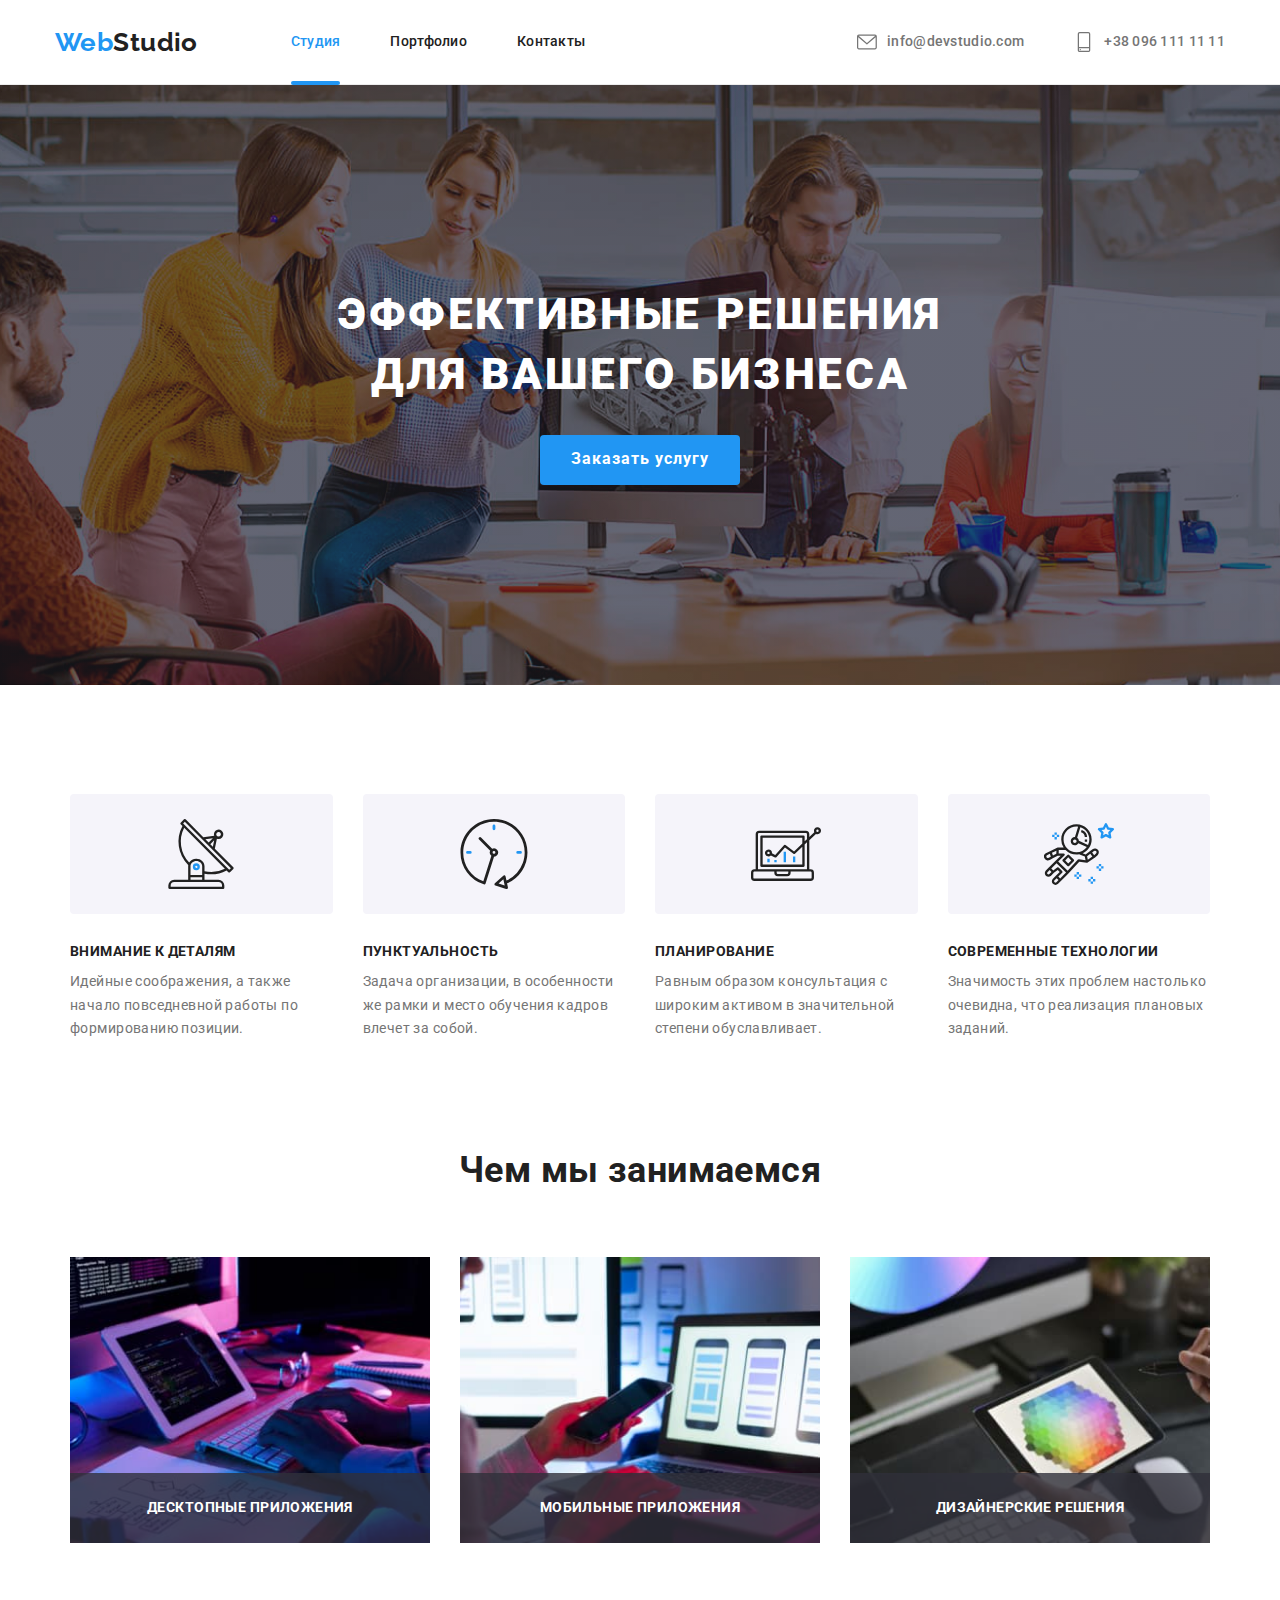
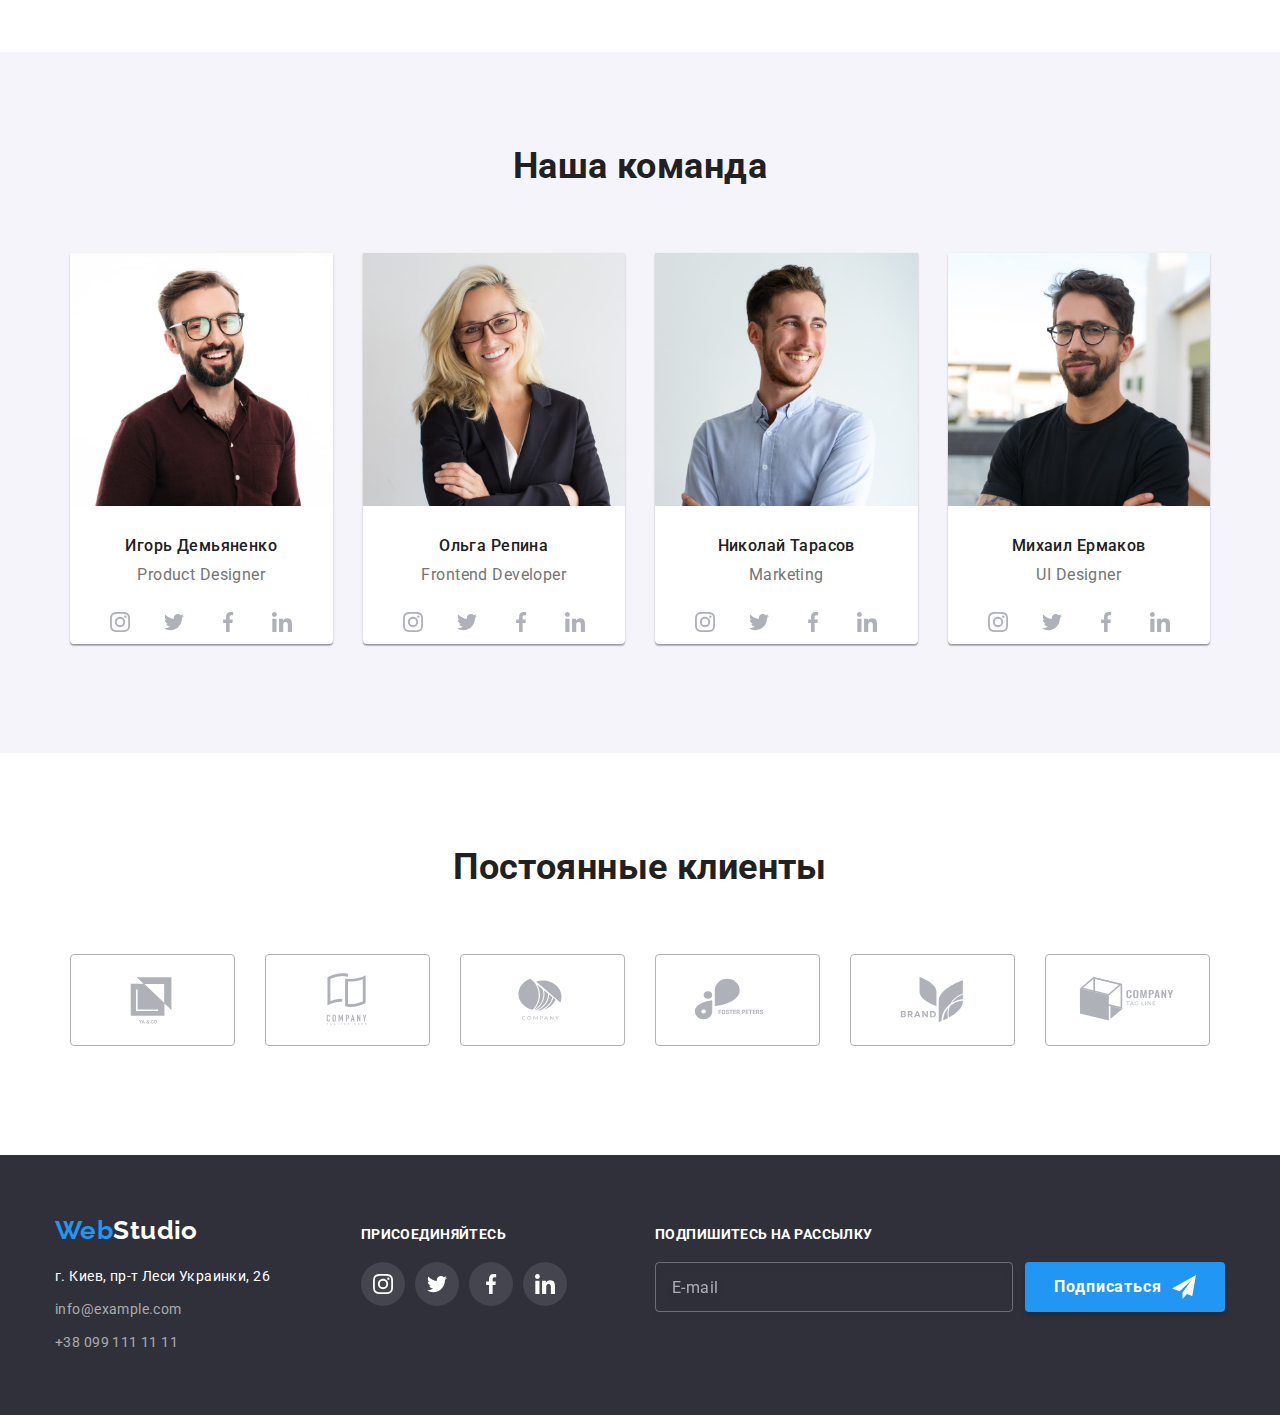
<file: index.html>
<!DOCTYPE html>
<html lang="ru">

<head>
  <meta charset="UTF-8" />
  <meta http-equiv="X-UA-Compatible" content="IE=edge" />
  <meta name="viewport" content="width=device-width, initial-scale=1.0" />
  <title>Document</title>
  <link rel="preconnect" href="https://fonts.googleapis.com" />
  <link rel="preconnect" href="https://fonts.gstatic.com" crossorigin />
  <link href="https://fonts.googleapis.com/css2?family=Raleway:wght@700&family=Roboto:wght@400;500;700;900&display=swap"
    rel="stylesheet" />
  <link rel="stylesheet"
    href="https://cdnjs.cloudflare.com/ajax/libs/modern-normalize/1.1.0/modern-normalize.min.css" />
  <link rel="stylesheet" href="https://cdnjs.cloudflare.com/ajax/libs/animate.css/4.1.1/animate.min.css" />

  <link rel="stylesheet" href="./css/main.min.css" />
  <link rel="stylesheet" href="./css/styles.css" />

</head>

<body class="page" data-body>
  <header class="page-header">
    <div class="container header-container">
      <nav class="header-nav">
        <a class="logo link" href="#" lang="en">Web<span class="header-accent">Studio</span></a>
        <ul class="header-list list">
          <li class="header-item">
            <a class="header-link current-link link" href="./index.html">Студия</a>
          </li>

          <li class="header-item">
            <a class="header-link link" href="./portfolio.html">Портфолио</a>
          </li>

          <li class="header-item">
            <a class="header-link link" href="">Контакты</a>
          </li>
        </ul>
      </nav>

      <div class="header-contact">
        <ul class="header-list list">
          <li class="header-item">
            <a class="contact link" href="mailto:info@devstudio.com">
              <svg class="contact-icon icon" width="20" height="20">
                <use href="./images/icons.svg#icon-envelope"></use>
              </svg>
              info@devstudio.com
            </a>
          </li>

          <li class="header-item">
            <a class="contact link" href="tel:+380961111111">
              <svg class="contact-icon icon" width="20" height="20">
                <use href="./images/icons.svg#icon-smartphone"></use>
              </svg>+38 096 111 11 11
            </a>
          </li>
        </ul>
      </div>
    </div>
  </header>

  <main class="main">
    <section class="order">
      <div class="container order-container">
        <h1 class="order-title">Эффективные решения для вашего бизнеса</h1>

        <button class="btn-order" type="button" data-modal-open>Заказать услугу</button>
      </div>
    </section>

    <section class="advantage section">
      <div class="container advantage-container">
        <h2 hidden>Сильные стороны</h2>

        <ul class="advantage-list list card-set">
          <li class="advantage-item card-set__item">
            <div class="advantage-icon-block">
              <svg class="advantage-icon" width="70" height="120">
                <use href="./images/icons.svg#icon-antenna"></use>
              </svg>
            </div>
            <h3 class="advantage-title">Внимание к деталям</h3>
            <p class="advantage-text">
              Идейные соображения, а также начало повседневной работы по формированию позиции.
            </p>
          </li>

          <li class="advantage-item card-set__item">
            <div class="advantage-icon-block">
              <svg class="advantage-icon" width="70" height="120">
                <use href="./images/icons.svg#icon-clock"></use>
              </svg>
            </div>
            <h3 class="advantage-title">Пунктуальность</h3>
            <p class="advantage-text">
              Задача организации, в особенности же рамки и место обучения кадров влечет за собой.
            </p>
          </li>

          <li class="advantage-item card-set__item">
            <div class="advantage-icon-block">
              <svg class="advantage-icon" width="70" height="120">
                <use href="./images/icons.svg#icon-diagram"></use>
              </svg>
            </div>
            <h3 class="advantage-title">Планирование</h3>
            <p class="advantage-text">
              Равным образом консультация с широким активом в значительной степени обуславливает.
            </p>
          </li>

          <li class="advantage-item card-set__item">
            <div class="advantage-icon-block">
              <svg class="advantage-icon" width="70" height="120">
                <use href="./images/icons.svg#icon-astronaut"></use>
              </svg>
            </div>
            <h3 class="advantage-title">Современные технологии</h3>
            <p class="advantage-text">
              Значимость этих проблем настолько очевидна, что реализация плановых заданий.
            </p>
          </li>
        </ul>
      </div>
    </section>

    <section class="about section">
      <div class="container">
        <h2 class="about__title title">Чем мы занимаемся</h2>

        <ul class="about__list list card-set">
          <li class="about__item card-set__item">
            <img class="about__img" src="./images/clav.jpg" alt="человек работает за клавиатурой компьютера"
              width="370" />
            <p class="about__descr">Десктопные приложения</p>
          </li>

          <li class="about__item card-set__item">
            <img class="about__img" src="./images/smartfon.jpg"
              alt="человек соединяет настройки смартфона с персональным компьютером" width="370" />
            <p class="about__descr">Мобильные приложения</p>
          </li>

          <li class="about__item card-set__item">
            <img class="about__img" src="./images/tablet.jpg" alt="человек работает на таблете" width="370" />
            <p class="about__descr">Дизайнерские решения</p>
          </li>
        </ul>
      </div>
    </section>

    <section class="team section">
      <div class="container">
        <h2 class="team__title title">Наша команда</h2>

        <ul class="team__list list card-set">
          <li class="team__item card-set__item">
            <img class="team__img" src="./images/ylibvo4kax.jpg" alt="парень улыбается в очках" width="270" />
            <h3 class="team__subtitle subtitle">Игорь Демьяненко</h3>
            <p class="team__position">Product Designer</p>

            <ul class="socials card-set__socials list">

              <li class="socials__item">
                <a class="socials-link socials-link--dark link" href="" target="_blank" rel="noopener noreferrer"
                  aria-label="instagram">
                  <svg class="socials__icon icon" width="20" height="20">
                    <use href="./images/icons.svg#icon-instagram"></use>
                  </svg>
                </a>
              </li>

              <li class="socials__item">
                <a class="socials-link socials-link--dark link" href="" target="_blank" rel="noopener noreferrer"
                  aria-label="twitter">
                  <svg class="socials__icon icon" width="20" height="20">
                    <use href="./images/icons.svg#icon-twitter"></use>
                  </svg>
                </a>
              </li>

              <li class="socials__item">
                <a class="socials-link socials-link--dark link" href="" target="_blank" rel="noopener noreferrer"
                  aria-label="facebook">
                  <svg class="socials__icon icon" width="20" height="20">
                    <use href="./images/icons.svg#icon-facebook"></use>
                  </svg>
                </a>
              </li>

              <li class="socials__item">
                <a class="socials-link socials-link--dark link" href="" target="_blank" rel="noopener noreferrer"
                  aria-label="linkedin">
                  <svg class="socials__icon icon" width="20" height="20">
                    <use href="./images/icons.svg#icon-linkedin"></use>
                  </svg>
                </a>
              </li>
            </ul>
          </li>

          <li class="team__item card-set__item">
            <img class="team__img" src="./images/devblondvo4kax.jpg" alt="девушка улыбается в очках" width="270" />
            <h3 class="team__subtitle subtitle">Ольга Репина</h3>
            <p class="team__position">Frontend Developer</p>

            <ul class="socials card-set__socials list">

              <li class="socials__item">
                <a class="socials-link socials-link--dark link" href="" target="_blank" rel="noopener noreferrer"
                  aria-label="instagram">
                  <svg class="socials__icon icon" width="20" height="20">
                    <use href="./images/icons.svg#icon-instagram"></use>
                  </svg>
                </a>
              </li>

              <li class="socials__item">
                <a class="socials-link socials-link--dark link" href="" target="_blank" rel="noopener noreferrer"
                  aria-label="twitter">
                  <svg class="socials__icon icon" width="20" height="20">
                    <use href="./images/icons.svg#icon-twitter"></use>
                  </svg>
                </a>
              </li>

              <li class="socials__item">
                <a class="socials-link socials-link--dark link" href="" target="_blank" rel="noopener noreferrer"
                  aria-label="facebook">
                  <svg class="socials__icon icon" width="20" height="20">
                    <use href="./images/icons.svg#icon-facebook"></use>
                  </svg>
                </a>
              </li>

              <li class="socials__item">
                <a class="socials-link socials-link--dark link" href="" target="_blank" rel="noopener noreferrer"
                  aria-label="linkedin">
                  <svg class="socials__icon icon" width="20" height="20">
                    <use href="./images/icons.svg#icon-linkedin"></use>
                  </svg>
                </a>
              </li>
            </ul>
          </li>

          <li class="team__item card-set__item">
            <img class="team__img" src="./images/ylib.jpg" alt="парень улыбается со сложенными руками на грудях"
              width="270" />
            <h3 class="team__subtitle subtitle">Николай Тарасов</h3>
            <p class="team__position">Marketing</p>

            <ul class="socials card-set__socials list">

              <li class="socials__item">
                <a class="socials-link socials-link--dark link" href="" target="_blank" rel="noopener noreferrer"
                  aria-label="instagram">
                  <svg class="socials__icon icon" width="20" height="20">
                    <use href="./images/icons.svg#icon-instagram"></use>
                  </svg>
                </a>
              </li>

              <li class="socials__item">
                <a class="socials-link socials-link--dark link" href="" target="_blank" rel="noopener noreferrer"
                  aria-label="twitter">
                  <svg class="socials__icon icon" width="20" height="20">
                    <use href="./images/icons.svg#icon-twitter"></use>
                  </svg>
                </a>
              </li>

              <li class="socials__item">
                <a class="socials-link socials-link--dark link" href="" target="_blank" rel="noopener noreferrer"
                  aria-label="facebook">
                  <svg class="socials__icon icon" width="20" height="20">
                    <use href="./images/icons.svg#icon-facebook"></use>
                  </svg>
                </a>
              </li>

              <li class="socials__item">
                <a class="socials-link socials-link--dark link" href="" target="_blank" rel="noopener noreferrer"
                  aria-label="linkedin">
                  <svg class="socials__icon icon" width="20" height="20">
                    <use href="./images/icons.svg#icon-linkedin"></use>
                  </svg>
                </a>
              </li>
            </ul>
          </li>

          <li class="team__item card-set__item">
            <img class="team__img" src="./images/parvo4kax.jpg" alt="парень в очках" width="270" />
            <h3 class="team__subtitle subtitle">Михаил Ермаков</h3>
            <p class="team__position">UI Designer</p>

            <ul class="socials card-set__socials list">

              <li class="socials__item">
                <a class="socials-link socials-link--dark link" href="" target="_blank" rel="noopener noreferrer"
                  aria-label="instagram">
                  <svg class="socials__icon icon" width="20" height="20">
                    <use href="./images/icons.svg#icon-instagram"></use>
                  </svg>
                </a>
              </li>

              <li class="socials__item">
                <a class="socials-link socials-link--dark link" href="" target="_blank" rel="noopener noreferrer"
                  aria-label="twitter">
                  <svg class="socials__icon icon" width="20" height="20">
                    <use href="./images/icons.svg#icon-twitter"></use>
                  </svg>
                </a>
              </li>

              <li class="socials__item">
                <a class="socials-link socials-link--dark link" href="" target="_blank" rel="noopener noreferrer"
                  aria-label="facebook">
                  <svg class="socials__icon icon" width="20" height="20">
                    <use href="./images/icons.svg#icon-facebook"></use>
                  </svg>
                </a>
              </li>

              <li class="socials__item">
                <a class="socials-link socials-link--dark link" href="" target="_blank" rel="noopener noreferrer"
                  aria-label="linkedin">
                  <svg class="socials__icon icon" width="20" height="20">
                    <use href="./images/icons.svg#icon-linkedin"></use>
                  </svg>
                </a>
              </li>
            </ul>
          </li>
        </ul>
      </div>
    </section>

    <section class="clients section">
      <div class="container">

        <h2 class="clients__title title">Постоянные клиенты</h2>

        <ul class="clients__list list card-set">
          <li class="clients__item card-set__item">
            <a class="clients__link link" href="" target="_blank" rel="noopener noreferrer">
              <svg class="clients__icon" width="106" height="60">
                <use href="./images/icons.svg#icon-logo"></use>
              </svg>
            </a>
          </li>
          <li class="clients__item card-set__item">
            <a class="clients__link link" href="" target="_blank" rel="noopener noreferrer">
              <svg class="clients__icon" width="106" height="60">
                <use href="./images/icons.svg#icon-logo-1"></use>
              </svg>
            </a>
          </li>
          <li class="clients__item card-set__item">
            <a class="clients__link link" href="" target="_blank" rel="noopener noreferrer">
              <svg class="clients__icon" width="106" height="60">
                <use href="./images/icons.svg#icon-logo-2"></use>
              </svg>
            </a>
          </li>
          <li class="clients__item card-set__item">
            <a class="clients__link link" href="" target="_blank" rel="noopener noreferrer">
              <svg class="clients__icon" width="106" height="60">
                <use href="./images/icons.svg#icon-logo-3"></use>
              </svg>
            </a>
          </li>
          <li class="clients__item card-set__item">
            <a class="clients__link link" href="" target="_blank" rel="noopener noreferrer">
              <svg class="clients__icon" width="106" height="60">
                <use href="./images/icons.svg#icon-logo-4"></use>
              </svg>
            </a>
          </li>
          <li class="clients__item card-set__item">
            <a class="clients__link link" href="" target="_blank" rel="noopener noreferrer">
              <svg class="clients__icon" width="106" height="60">
                <use href="./images/icons.svg#icon-logo-5"></use>
              </svg>
            </a>
          </li>
        </ul>
      </div>
    </section>
  </main>

  <footer class="footer">
    <div class="footer-container container">
      <div class=" contact-footer">
        <a class="logo link" href="#" lang="en">Web<span class="footer-accent">Studio</span></a>

        <ul class="footer-list list">
          <li class="footer-item">
            <a class="adress link"
              href="https://www.google.com/maps/place/Lesi+Ukrainky+St,+26,+Kyiv,+Ucraina,+02000/@50.5190802,30.4363249,17z/data=!3m1!4b1!4m5!3m4!1s0x40d4d29b9e369069:0xff64663a5fd75cd5!8m2!3d50.5190802!4d30.4385136"
              target="_blank" rel="noopener noreferrer">г. Киев, пр-т Леси Украинки, 26
            </a>
          </li>

          <li class="footer-item">
            <a class="footer-link link" href="mailto:info@example.com">info@example.com</a>
          </li>
          <li class="footer-item">
            <a class="footer-link link" href="tel:+380991111111">+38 099 111 11 11</a>
          </li>
        </ul>
      </div>

      <div class="footer-social">
        <strong class="footer-text">присоединяйтесь</strong>

        <ul class="socials footer-social-list list">

          <li class="socials__item">
            <a class="socials-link socials-link--light link" href="" target="_blank" rel="noopener noreferrer"
              aria-label="instagram">
              <svg class="socials__icon icon" width="20" height="20">
                <use href="./images/icons.svg#icon-instagram"></use>
              </svg>
            </a>
          </li>

          <li class="socials__item">
            <a class="socials-link socials-link--light link" href="" target="_blank" rel="noopener noreferrer"
              aria-label="twitter">
              <svg class="socials__icon icon" width="20" height="20">
                <use href="./images/icons.svg#icon-twitter"></use>
              </svg>
            </a>
          </li>

          <li class="socials__item">
            <a class="socials-link socials-link--light link" href="" target="_blank" rel="noopener noreferrer"
              aria-label="facebook">
              <svg class="socials__icon icon" width="20" height="20">
                <use href="./images/icons.svg#icon-facebook"></use>
              </svg>
            </a>
          </li>

          <li class="socials__item">
            <a class="socials-link socials-link--light link" href="" target="_blank" rel="noopener noreferrer"
              aria-label="linkedin">
              <svg class="socials__icon icon" width="20" height="20">
                <use href="./images/icons.svg#icon-linkedin"></use>
              </svg>
            </a>
          </li>
        </ul>
      </div>

      <div class="footer-form">
        <strong class="footer-text">Подпишитесь на рассылку</strong>
        <form name="send-form" autocomplete="on" novalidate>
          <div class="send-form-wrapper">
            <label class="send-form-mail">
              <input class="send-form-input" type="email" name="mail" placeholder="E-mail" minlength="2" required>
            </label>

            <button class="send-form-btn btn-agreement" type="submit">
              <span class="form-btn-lable">
                Подписаться
              </span>
              <svg class="btn-send-icon" width="24" height="24">
                <use href="./images/icons.svg#icon-send"></use>
              </svg>
            </button>
          </div>
        </form>
      </div>
    </div>
  </footer>

  <div class="backdrop is-hidden" data-modal>
    <div class="modal">
      <button class="modal-close-btn" type="button" data-modal-close>
        <svg class="" width="18" height="18">
          <use href="./images/icons.svg#icon-close"></use>
        </svg>
      </button>

      <form class="register_form">

        <strong class="register_form-text">Оставьте свои данные, мы вам перезвоним</strong>

        <div class="form_user">
          <span class="form_user-data">Имя</span>
          <label for="user_name"></label>
          <input class="register_form-input" type="text" name="username" id="user_name">
          <svg class="form_icon" width="18" height="18">
            <use href="./images/icons.svg#icon-person"></use>
          </svg>
        </div>

        <div class="form_user">
          <span class="form_user-data">Телефон</span>
          <label for="phone_number"></label>
          <input class="register_form-input" type="tel" name="phone_number" id="phone_number">
          <svg class="form_icon" width="18" height="18">
            <use href="./images/icons.svg#icon-phone"></use>
          </svg>
        </div>

        <div class="form_user">
          <span class="form_user-data">Почта</span>
          <label for="user_email"></label>
          <input class="register_form-input" type="email" name="email" id="user_email">
          <svg class="form_icon" width="18" height="18">
            <use href="./images/icons.svg#icon-email"></use>
          </svg>
        </div>

        <label class="form_textarea">
          <span class="form_textarea-title">Комментарий</span>
          <textarea class="form_textarea-answer" name="comments" rows="7" placeholder="Введите текст"></textarea>
        </label>

        <label class="form_checkbox">
          <input type="checkbox" class="visually-hidden  form_checkbox-input" name="user_agreement" checked>
          <span class="form_checkbox-custom">
            <svg class="form_checkbox-icon" width="13" height="10">
              <use href="./images/icons.svg#icon-check"></use>
            </svg>
          </span>
          <span class="form_checkbox-agreement">
            Соглашаюсь с рассылкой и принимаю
            <a class="form_checkbox_link" href="">Условия договора</a>
          </span>
        </label>

        <div class="form_btn">
          <button class="send-form-btn" type="submit">
            <span class="form-btn-lable">
              Отправить
            </span>
          </button>
        </div>

      </form>
    </div>
  </div>


  <script src="./js/modal.js"></script>


</body>

</html>
</file>
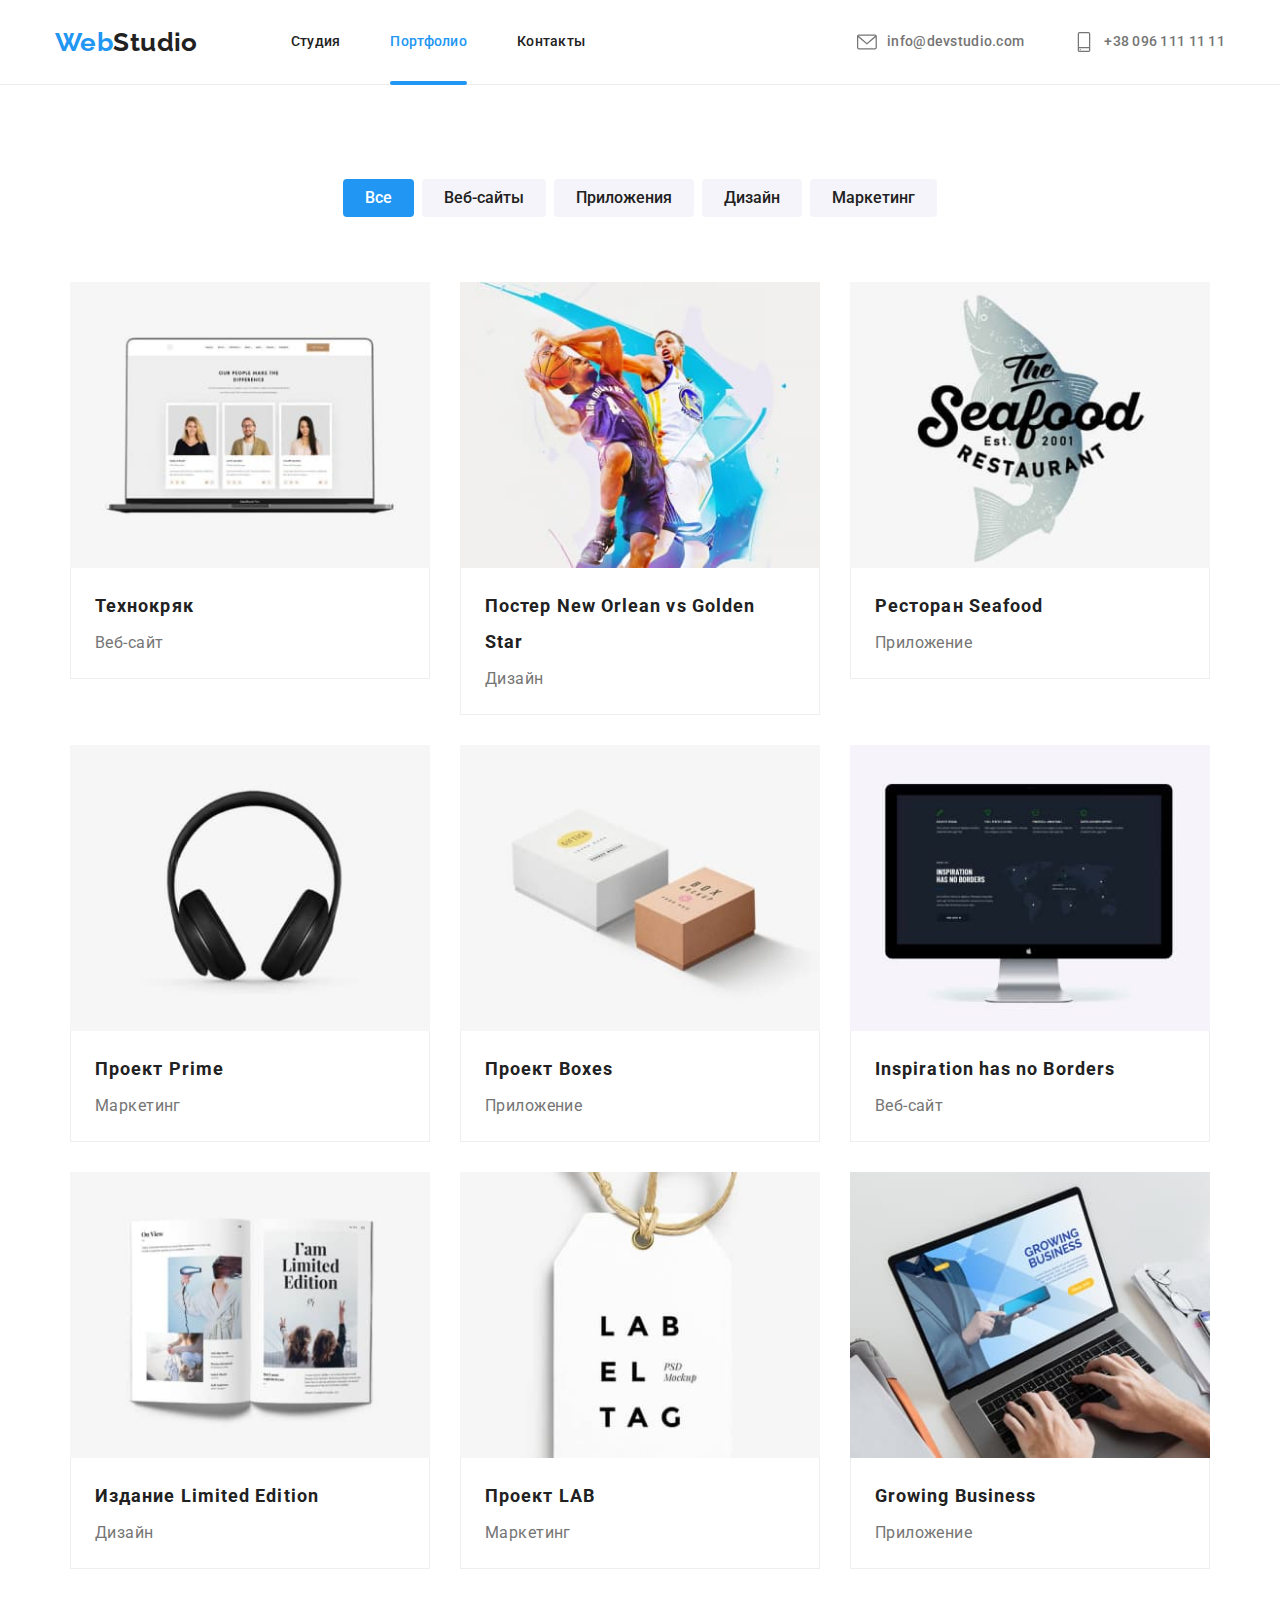
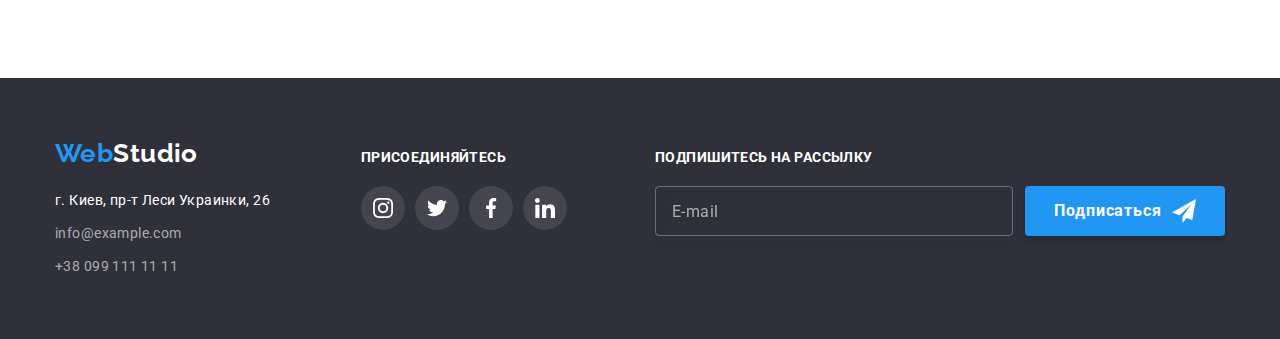
<file: portfolio.html>
<!DOCTYPE html>
<html lang="ru">

<head>
  <meta charset="UTF-8" />
  <meta http-equiv="X-UA-Compatible" content="IE=edge" />
  <meta name="viewport" content="width=device-width, initial-scale=1.0" />
  <title>Document</title>
  <link rel="preconnect" href="https://fonts.googleapis.com" />
  <link rel="preconnect" href="https://fonts.gstatic.com" crossorigin />
  <link href="https://fonts.googleapis.com/css2?family=Raleway:wght@700&family=Roboto:wght@400;500;700;900&display=swap"
    rel="stylesheet" />
  <link rel="stylesheet"
    href="https://cdnjs.cloudflare.com/ajax/libs/modern-normalize/1.1.0/modern-normalize.min.css" />
  <link rel="stylesheet" href="https://cdnjs.cloudflare.com/ajax/libs/animate.css/4.1.1/animate.min.css" />

  <link rel="stylesheet" href="./css/main.min.css" />
  <link rel="stylesheet" href="./css/styles.css" />

</head>


<body data-body>
  <header class="page-header" data-header>
    <div class="container header-container">
      <nav class="header-nav">
        <a class="logo link" href="#" lang="en">Web<span class="header-accent">Studio</span></a>
        <ul class="header-list list">
          <li class="header-item">
            <a class="header-link link" href="./index.html">Студия</a>
          </li>

          <li class="header-item">
            <a class="header-link current-link link" href="./portfolio.html">Портфолио</a>
          </li>

          <li class="header-item">
            <a class="header-link link" href="">Контакты</a>
          </li>
        </ul>
      </nav>

      <div class="header-contact">
        <ul class="header-list list">
          <li class="header-item">
            <a class="contact link" href="mailto:info@devstudio.com">
              <svg class="contact-icon icon" width="20" height="20">
                <use href="./images/icons.svg#icon-envelope"></use>
              </svg>
              info@devstudio.com
            </a>
          </li>

          <li class="header-item">
            <a class="contact link" href="tel:+380961111111">
              <svg class="contact-icon icon" width="20" height="20">
                <use href="./images/icons.svg#icon-smartphone"></use>
              </svg>
              +38 096 111 11 11
            </a>
          </li>
        </ul>
      </div>
    </div>
  </header>

  <main class="main">
    <section class="all section">
      <div class="container">
        <h1 hidden>Фильтры</h1>

        <ul class="all-list list">
          <li class="all-item">
            <button class="btn-list btn-current" type="button">Все</button>
          </li>

          <li class="all-item">
            <button class="btn-list" type="button">Веб-сайты</button>
          </li>

          <li class="all-item">
            <button class="btn-list" type="button">Приложения</button>
          </li>

          <li class="all-item">
            <button class="btn-list" type="button">Дизайн</button>
          </li>

          <li class="all-item">
            <button class="btn-list" type="button">Маркетинг</button>
          </li>
        </ul>

        <ul class="example-list list card-set">
          <li class="example-item card-set__item">
            <a class="example-link" href="">
              <div class="example-box">
                <img src="./images/tecnokrak.jpg" alt="ноутбук" width="370" />
                <div class="example-overlay">
                  <p class="example-descr">Ресурс предлагает комплексные предложения с разным уровнем функционала и
                    сервисов. Все это позволит посетителю получить
                    исчерпывающие сведения о компании или частном лице.</p>
                </div>
              </div>

              <div class="example">
                <h2 class="example-title">Технокряк</h2>
                <p class="example-text">Веб-сайт</p>
              </div>
            </a>
          </li>

          <li class="example-item card-set__item">
            <a class="example-link" href="">
              <div class="example-box">
                <img src="./images/poster.jpg" alt="постер с баскетболистами" width="370" />
                <div class="example-overlay">
                  <p class="example-descr">Ресурс предлагает комплексные предложения с разным уровнем функционала и
                    сервисов. Все это позволит посетителю получить
                    исчерпывающие сведения о компании или частном лице.</p>
                </div>
              </div>

              <div class="example">
                <h2 class="example-title">Постер New Orlean vs Golden Star</h2>
                <p class="example-text">Дизайн</p>
              </div>
            </a>
          </li>

          <li class="example-item card-set__item">
            <a class="example-link" href="">
              <div class="example-box">
                <img src="./images/seafood.jpg" alt="название рыбного ресторана" width="370" />
                <div class="example-overlay">
                  <p class="example-descr">Ресурс предлагает комплексные предложения с разным уровнем функционала и
                    сервисов. Все это позволит посетителю получить
                    исчерпывающие сведения о компании или частном лице.</p>
                </div>
              </div>

              <div class="example">
                <h2 class="example-title">Ресторан Seafood</h2>
                <p class="example-text">Приложение</p>
              </div>
            </a>
          </li>

          <li class="example-item card-set__item">
            <a class="example-link" href="">
              <div class="example-box">
                <img src="./images/prime.jpg" alt="наушники" width="370" />
                <div class="example-overlay">
                  <p class="example-descr">Ресурс предлагает комплексные предложения с разным уровнем функционала и
                    сервисов. Все это позволит посетителю получить
                    исчерпывающие сведения о компании или частном лице.</p>
                </div>
              </div>

              <div class="example">
                <h2 class="example-title">Проект Prime</h2>
                <p class="example-text">Маркетинг</p>
              </div>
            </a>
          </li>

          <li class="example-item card-set__item">
            <a class="example-link" href="">
              <div class="example-box">
                <img src="./images/boxes.jpg" alt="коробочки" width="370" />
                <div class="example-overlay">
                  <p class="example-descr">Ресурс предлагает комплексные предложения с разным уровнем функционала и
                    сервисов. Все это позволит посетителю получить
                    исчерпывающие сведения о компании или частном лице.</p>
                </div>
              </div>

              <div class="example">
                <h2 class="example-title">Проект Boxes</h2>
                <p class="example-text">Приложение</p>
              </div>
            </a>
          </li>

          <li class="example-item card-set__item">
            <a class="example-link" href="">
              <div class="example-box">
                <img src="./images/inspiration.jpg" alt="монитор" width="370" />
                <div class="example-overlay">
                  <p class="example-descr">Ресурс предлагает комплексные предложения с разным уровнем функционала и
                    сервисов. Все это позволит посетителю получить
                    исчерпывающие сведения о компании или частном лице.</p>
                </div>
              </div>

              <div class="example">
                <h2 class="example-title" lang="en">Inspiration has no Borders</h2>
                <p class="example-text">Веб-сайт</p>
              </div>
            </a>
          </li>

          <li class="example-item card-set__item">
            <a class="example-link" href="">
              <div class="example-box">
                <img src="./images/book.jpg" alt="расскрытая книга" width="370" />
                <div class="example-overlay">
                  <p class="example-descr">Ресурс предлагает комплексные предложения с разным уровнем функционала и
                    сервисов. Все это позволит посетителю получить
                    исчерпывающие сведения о компании или частном лице.</p>
                </div>
              </div>

              <div class="example">
                <h2 class="example-title">Издание Limited Edition</h2>
                <p class="example-text">Дизайн</p>
              </div>
            </a>
          </li>

          <li class="example-item card-set__item">
            <a class="example-link" href="">
              <div class="example-box">
                <img src="./images/lab.jpg" alt="бирка с названием" width="370" />
                <div class="example-overlay">
                  <p class="example-descr">Ресурс предлагает комплексные предложения с разным уровнем функционала и
                    сервисов. Все это позволит посетителю получить
                    исчерпывающие сведения о компании или частном лице.</p>
                </div>
              </div>

              <div class="example">
                <h2 class="example-title">Проект LAB</h2>
                <p class="example-text">Маркетинг</p>
              </div>
            </a>
          </li>

          <li class="example-item card-set__item">
            <a class="example-link" href="">
              <div class="example-box">
                <img src="./images/business.jpg" alt="человек печатает на ноутбуке" width="370" />
                <div class="example-overlay">
                  <p class="example-descr">Ресурс предлагает комплексные предложения с разным уровнем функционала и
                    сервисов. Все это позволит посетителю получить
                    исчерпывающие сведения о компании или частном лице.</p>
                </div>
              </div>

              <div class="example">
                <h2 class="example-title" lang="en">Growing Business</h2>
                <p class="example-text">Приложение</p>
              </div>
            </a>
          </li>
        </ul>
      </div>
    </section>
  </main>

  <footer class="footer">
    <div class="footer-container container">
      <div class=" contact-footer">
        <a class="logo link" href="#" lang="en">Web<span class="footer-accent">Studio</span></a>

        <ul class="footer-list list">
          <li class="footer-item">
            <a class="adress link"
              href="https://www.google.com/maps/place/Lesi+Ukrainky+St,+26,+Kyiv,+Ucraina,+02000/@50.5190802,30.4363249,17z/data=!3m1!4b1!4m5!3m4!1s0x40d4d29b9e369069:0xff64663a5fd75cd5!8m2!3d50.5190802!4d30.4385136"
              target="_blank" rel="noopener noreferrer">г. Киев, пр-т Леси Украинки, 26
            </a>
          </li>

          <li class="footer-item">
            <a class="footer-link link" href="mailto:info@example.com">info@example.com</a>
          </li>
          <li class="footer-item">
            <a class="footer-link link" href="tel:+380991111111">+38 099 111 11 11</a>
          </li>
        </ul>
      </div>

      <div class="footer-social">
        <strong class="footer-text">присоединяйтесь</strong>

        <ul class="socials footer-social-list list">

          <li class="socials__item">
            <a class="socials-link socials-link--light link" href="" target="_blank" rel="noopener noreferrer"
              aria-label="instagram">
              <svg class="socials__icon icon" width="20" height="20">
                <use href="./images/icons.svg#icon-instagram"></use>
              </svg>
            </a>
          </li>

          <li class="socials__item">
            <a class="socials-link socials-link--light link" href="" target="_blank" rel="noopener noreferrer"
              aria-label="twitter">
              <svg class="socials__icon icon" width="20" height="20">
                <use href="./images/icons.svg#icon-twitter"></use>
              </svg>
            </a>
          </li>

          <li class="socials__item">
            <a class="socials-link socials-link--light link" href="" target="_blank" rel="noopener noreferrer"
              aria-label="facebook">
              <svg class="socials__icon icon" width="20" height="20">
                <use href="./images/icons.svg#icon-facebook"></use>
              </svg>
            </a>
          </li>

          <li class="socials__item">
            <a class="socials-link socials-link--light link" href="" target="_blank" rel="noopener noreferrer"
              aria-label="linkedin">
              <svg class="socials__icon icon" width="20" height="20">
                <use href="./images/icons.svg#icon-linkedin"></use>
              </svg>
            </a>
          </li>
        </ul>
      </div>

      <div class="footer-form">
        <strong class="footer-text">Подпишитесь на рассылку</strong>
        <form name="send-form" autocomplete="on" novalidate>
          <div class="send-form-wrapper">
            <label class="send-form-mail">
              <input class="send-form-input" type="email" name="mail" placeholder="E-mail" minlength="2" required>
            </label>

            <button class="send-form-btn btn-agreement" type="submit">
              <span class="form-btn-lable">
                Подписаться
              </span>
              <svg class="btn-send-icon" width="24" height="24">
                <use href="./images/icons.svg#icon-send"></use>
              </svg>
            </button>
          </div>
        </form>
      </div>
    </div>
  </footer>
</body>

</html>
</file>
<file: css/styles.css>
body{
    font-family: var(--main-font),var(--secondary-font), sans-serif;
    font-size: 14px;
    line-height: 1.71;
    letter-spacing: 0.03em;
    color: var(--main-cl);
    background-color:var(--white);
}


.no-scroll {
    overflow: hidden;
}



/*reset*/

h1,h2,h3,h4,p{
    margin: 0;
}


img{
    display: block;
    max-width: 100%;
    height: auto;
}


.link{
    text-decoration: none;
}


.list{
    list-style: none;
    margin: 0;
    padding: 0;
}

.visually-hidden {
    position: absolute;
    width: 1px;
    height: 1px;
    margin: -1px;
    border: 0;
    padding: 0;

    white-space: nowrap;
    clip-path: inset(100%);
    clip: rect(0 0 0 0);
    overflow: hidden;
}


.card-set {
    display: flex;
    flex-wrap: wrap;

    gap: calc(-1 * (var(--indent) / 2));
}


/* Header*/

.page-header{
    border-bottom: 1px solid var(--border-header);
}


.header-container{
    display: flex;
    align-items: center; 
}


.header-nav{
    display: flex;
    align-items: center;
}


.logo {
    font-family: var(--secondary-font);
    font-weight: 700;
    font-size: 26px;
    line-height: 1.19;
    color: var(--accent-txt-cl);
    margin-right: 93px;
}


.header-accent{
    color: var(--link-cl);
}


.header-list{
    display: flex;
    align-items: center;
}


.header-item:not(:last-child) {
    margin-right: 50px;
}


.header-link {
    display: block;
    padding-top: 32px;
    padding-bottom: 32px;
    font-weight: 500;
    line-height: 1.14;
    letter-spacing: 0.02em;
    color: var(--link-cl);

    transition: color var(--trans-fast);
}


.header-link:hover,
.header-link:focus{
    color: var(--accent-txt-cl);
}


.current-link{
    position: relative;
    color: var(--accent-txt-cl);
}


.current-link::after{
    content: "";

    position: absolute;
    bottom: 0;
    left: 0;
    transform: translateY(3px);

    width: 100%;
    height: 4px;
    display: inline-block;
    border-radius: 2px;
    background-color: var(--accent-txt-cl);
}


.header-contact{
    margin-left: auto;
}


.contact {
    display: flex;
    align-items: center;

    padding-top: 32px;
    padding-bottom: 32px;
    font-weight: 500;
    line-height: 1.14;
    letter-spacing: 0.02em;
    color: var(--main-cl);

    transition: color var(--trans-fast);
}


.contact:hover,
.contact:focus{
    color: var(--accent-txt-cl);
}


.contact-icon{
    fill: currentColor;

    margin-right: 10px;
}


/* Main*/
/**h1 studio**/

.order{
    max-width: 1600px;
    margin-left: auto;
    margin-right: auto;

    background-image:linear-gradient(rgba(47, 48, 58, 0.4),rgba(47, 48, 58, 0.4)) ,url(../images/Img.png);
    background-repeat: no-repeat;
    background-position: center;
    background-size: cover;
    background-color:var(--bg-order) ;
}


.order-container{
    display: flex;
    align-items: center;
    flex-direction: column;

    padding-top: 200px;
    padding-bottom: 200px;
}


.order-title{
    font-weight: 900;
    font-size: 44px;
    line-height: 1.36;
    text-align: center;
    letter-spacing: 0.06em;
    text-transform: uppercase;
    width: 696px;

    color: var(--white);
}


.btn-order {
    display: inline-flex;
    align-items: center;
    justify-content: center;

    font-family: inherit;
    font-weight: 700;
    font-size: 16px;
    line-height: 1.9;
    letter-spacing: 0.06em;
    color:var(--white) ;
    background-color: var(--accent-txt-cl);

    cursor: pointer;

    width: 200px;
    height: 50px;
    border-radius: 4px;
    margin-top: 30px;
    border: none;

    transition: background-color var(--trans-fast);
}


.btn-order:hover,
.btn-order:focus {
    background-color: var(--accent-bt);
}
  

/**section "advantage" **/

.advantage-list {
    --items: 4;
}


.card-set__item{
    flex-basis: calc((100% - var(--indent) * var(--items)) / var(--items) );

    margin: calc(var(--indent) / 2);
}


.advantage-icon-block{
    display: flex;
    justify-content: center;
    align-items: center;

    margin-bottom: 30px;

    background: var(--list-bg);
    border-radius: 4px;
}


.advantage-title{
    font-weight: 700;
    line-height: 1.14;
    font-size: 14px;
    text-transform: uppercase;

    color: var(--link-cl);

    margin-bottom: 10px;
}

/**section "about"**/

.about{
    padding-top: 0px;
}


.about__item{
    position: relative;
}


.about__title {
    margin-bottom: 50px;
}

.about__descr{
    display: flex;
    justify-content: center;
    align-items: center;

    position: absolute;
    bottom: 0px;
    left: 0px;

    width: 100%;
    height: 70px;
    font-weight: 700;
    line-height: 1.14;
    text-align: center;
    text-transform: uppercase;
    
    color: var(--white);
    background-color: var(--bg-cr-descr);
}


/**class team**/

.team{
    background-color: var(--team) ;
}

.team__list{
    --items: 4;
}


.team__title {
    margin-bottom: 50px;
}
  

.team__item{
    background-color: var(--white);
    box-shadow: 0px 1px 3px rgba(0, 0, 0, 0.12), 0px 1px 1px rgba(0, 0, 0, 0.14), 0px 2px 1px rgba(0, 0, 0, 0.2);
    border-radius: 0px 0px 4px 4px;
}
   


.team__subtitle {
    margin-top: 30px;
    margin-bottom: 10px;
}


.team__position{
    font-size: 16px;
    line-height: 1.19;
    text-align: center;
    margin-bottom: 16px;
}


.clients__title {
    margin-bottom: 50px;
}


.clients__list{
    --items: 6;
}


.clients__item{
    display: flex;
    justify-content: center;
    align-items: center;

    width: 170px;
    height: 92px;
    color: var(--social);
    border: 1px solid currentColor;
    border-radius: 4px;

    cursor: pointer;

    transition: color var(--trans-fast);
}
 

.clients__item:hover,
.clients__item:focus {
    color: var(--accent-txt-cl);
}


.clients__link{
    display: flex;
    justify-content: center;
    align-items: center;
    color: currentColor;
}


.clients__icon{
    fill: currentColor;
}


/*footer*/
.footer{
    display: flex;
    padding: 60px 0;
    background-color: var(--dark-bg-cl);   
}


.footer-container{
    display: flex;
    align-items: baseline;
}


.contact-footer{
    display: inline-flex;
    flex-direction: column;
}


.footer-accent {
    color: var(--white);
}


.footer-list{
    display: flex;
    margin-top: 20px;
    flex-direction: column;
}


.footer-item:not(:last-child){
    margin-bottom: 9px;
}


.footer-link{
    font-weight: 400;
    font-size: 14px;
    line-height: 1.71;
    color:var(--foot);

    transition: color var(--trans-fast);
}


.footer-link:hover,
.footer-link:focus{
    color: var(--accent-txt-cl);
}


.adress{
    color:var(--white);

    transition: color var(--trans-fast);
}


.adress:hover,
.adress:focus{
    color: var(--accent-txt-cl);
}


.footer-social{
    display: flex;
    flex-direction: column;
    margin-left: 70px;
}


.footer-text{
    font-size: 14px;
    line-height: 1.14;
    text-transform: uppercase;
    color: var(--white);
}


.footer-social-list{
    margin-top: 20px;
}



.footer-form{
    display: flex;
    flex-direction: column;
    margin-left: auto;
}

.send-form-wrapper{
    display: flex;
    justify-content: center;
    gap: 12px;
    margin-top: 20px;
}

.send-form-mail{
    width: 358px;
}


.send-form-input {
    display: flex;
    align-items: center;
    width: 100%;
    height: 50px;
    padding-top: 15px;
    padding-bottom: 15px;
    padding-left: 16px;

    font-size: 16px;
    line-height: 1.25;
    letter-spacing: 0.03em;
    
    color: var(--white);
    
    background-color: transparent;
    border: 1px solid rgba(255, 255, 255, 0.3);
    filter: drop-shadow(0px 4px 4px rgba(0, 0, 0, 0.15));
    border-radius: 4px;
    outline: transparent;

    transition: border-color var(--trans-fast);
}

.send-form-input:focus {
    border-color: var(--accent-txt-cl);
    cursor: pointer;
}

.send-form-input::placeholder{
    font-size: 16px;
    line-height: 1.25;
    letter-spacing: 0.03em;
    
    color: rgba(255, 255, 255, 0.6);

    opacity: 1;

    transition: opacity var(--trans-fast);
}

.send-form-input:not(:placeholder-shown) {
    border-color: var(--accent-txt-cl);
}

.send-form-input:focus::placeholder {
    opacity: 0;
}

.send-form-btn {
    display: flex;
    align-items: center;
    justify-content: center;

    width: 200px;
    height: 50px;
    background-color: var(--accent-txt-cl);
    box-shadow: 0px 4px 4px rgba(0, 0, 0, 0.15);
    border-radius: 4px;
    border: none;

    cursor: pointer;

    transition: background-color var(--trans-fast);
}
  

.btn-agreement {
    gap: 10px;
}


.send-form-btn:hover,
.send-form-btn:focus {
    background-color: var(--accent-bt);
}

.form-btn-lable {
    font-family: inherit;
    font-weight: 700;
    font-size: 16px;
    line-height: 1.88;
    letter-spacing: 0.06em;
    
    color:var(--white);
}

.btn-send-icon {
    fill: var(--white);
}


/*Portfolio*/


/**main**/

.all-list{
    display: flex;
    justify-content: center;
    margin-bottom: 50px;
}

.all-item:not(:last-child){
    margin-right: 8px;
}

.btn-list {
    font-family: inherit;
    font-weight: 500;
    font-size: 16px;
    line-height: 1.62;

    color:var(--link-cl);
    background-color: var(--list-bg);

    cursor: pointer;

    border-radius: 4px;
    padding: 6px 22px;
    border: none;

    transition: color var(--trans-fast), background-color var(--trans-fast), box-shadow var(--trans-fast)  ;
}


.btn-list:hover,
.btn-list:focus{
    color: var(--white);
    background-color: var(--accent-txt-cl);
    box-shadow: 0px 3px 1px rgba(0, 0, 0, 0.1), 0px 1px 2px rgba(0, 0, 0, 0.08), 0px 2px 2px rgba(0, 0, 0, 0.12);
}


.btn-current{
    color: var(--white);
    background-color: var(--accent-txt-cl);
}


/**section "example"**/



.example-item{
    display: flex;
    flex-direction: column;
    background-color: var(--white);
}

.example-link {
    display: flex;
    flex-direction: column;
    text-decoration: none;

    transition: box-shadow var(--trans-fast);
}


.example-link:hover {
    box-shadow: 0px 1px 1px rgba(0, 0, 0, 0.12), 0px 4px 4px rgba(0, 0, 0, 0.06), 1px 4px 6px rgba(0, 0, 0, 0.16);
}


.example-box{
    position: relative;
    display: flex;
    overflow: hidden;
}


.example-overlay{
    position: absolute;
    top: 0;
    left: 0;
    width: 100%;

    transform: translateY(100%);

    padding: 63px 24px;
    background-color: rgba(33, 150, 243, 0.9);

    transition: transform var(--trans-fast);
}


.example-descr{
    font-size: 18px;
    line-height: 1.56;
    color: var(--white);
}


.example-link:hover .example-overlay {
    transform: translateY(0);
}


.example{
    border: 1px solid var(--border-example);
    border-top: inherit;
    padding: 20px 24px;
}


.example-title{
    font-weight: 700;
    font-size: 18px;
    line-height: 2;
    letter-spacing: 0.06em;

    color: var(--link-cl);

    margin-bottom: 4px;
}


.example-text{
    font-size: 16px;
    line-height: 1.88;
    color: var(--main-cl);
}



.backdrop {
    position: fixed;
    top: 0;
    left: 0;
    width: 100%;
    height: 100%;

    background-color: rgba(0, 0, 0, 0.2);

    opacity: 1;
    visibility: visible;
    pointer-events: initial;
    
    transition: opacity var(--trans-fast), visibility var(--trans-fast);
}


.backdrop.is-hidden {
    opacity: 0;
    visibility: hidden;
    pointer-events: none;
}


.modal {
    position: absolute;
    top: 50%;
    left: 50%;
    
    transform: translate(-50%, -50%);

    width: 528px;
    height: 581px;
    padding: 40px;
    background-color: var(--white);
    box-shadow: 0px 1px 3px rgba(0, 0, 0, 0.12), 0px 1px 1px rgba(0, 0, 0, 0.14), 0px 2px 1px rgba(0, 0, 0, 0.2);
    border-radius: 4px;
}


.modal-close-btn {
    position: absolute;
    top: 8px;
    right: 8px;

    display: flex;
    align-items: center;
    justify-content: center;

    width: 30px;
    height: 30px;
    padding: 0;

    background-color: var(--white);
    border: 1px solid rgba(0, 0, 0, 0.1);
    border-radius: 50%;

    cursor: pointer;
}


.register_form {
    display: flex;
    flex-direction: column;
}


.register_form-text {
    font-weight: 700;
    font-size: 20px;
    line-height: 1.15;
    text-align: center;
    letter-spacing: 0.03em;
    
    color: var(--link-cl);

    margin-bottom: 12px;
}


.form_user {
    position: relative;
    display: flex;
    flex-direction: column;
    margin-bottom: 10px;
}


.form_user-data {
    font-size: 12px;
    line-height: 14px;
    letter-spacing: 0.01em;
    
    color:var(--main-cl);

    margin-bottom: 4px;
}

.register_form-input {
    padding: 11px 12px 11px 42px;
    font-family: inherit;
    font-size: inherit;

    border: 1px solid rgba(33, 33, 33, 0.2);
    outline: transparent;
    border-radius: 4px;

    transition: border-color var(--trans-fast);
}

.register_form-input:focus,
.form_textarea-answer:focus {
    border-color: var(--accent-txt-cl);
    cursor: pointer;
}

.register_form-input:focus + .form_icon {
    fill: var(--accent-txt-cl);
}


.form_icon {
    position: absolute;
    bottom: 11px;
    left: 12px;

    transition: fill var(--trans-fast);
}

.form_textarea {
    display: flex;
    flex-direction: column;
    margin-bottom: 20px;
}

.form_textarea-title {
    font-size: 12px;
    line-height: 14px;
    letter-spacing: 0.01em;
    
    color: var(--main-cl);
}

.form_textarea-answer:focus::placeholder {
    opacity: 0;
}

.form_textarea-answer {
    padding: 12px 16px;
    font-family: inherit;
    font-size: inherit;

    border: 1px solid rgba(33, 33, 33, 0.2);
    border-radius: 4px;
    outline: transparent;
    
    resize: none;

    transition: border-color var(--trans-fast);
}


.form_textarea-answer::placeholder {
    font-size: 12px;
    line-height: 14px;
    letter-spacing: 0.01em;

    color: rgba(117, 117, 117, 0.5);

    opacity: 1;

    transition: opacity var(--trans-fast);
}


.form_textarea-answer:not(:placeholder-shown) {
    border-color: var(--accent-txt-cl);
}


.form_checkbox{
    display: flex;
    justify-content: center;
    align-items: center;
    gap: 7px;
    margin-bottom: 30px;
}


.form_checkbox-custom {
    display: inline-flex;
    justify-content: center;
    align-items: center;
    width: 16px;
    height: 15px;
    outline: 2px solid var(--link-cl);
    outline-offset: -2px;
    border-radius: 2px;

    transition:background-color var(--trans-fast), outline-color var(--trans-fast) ;
}


.form_checkbox-icon {
    fill: var(--white);
}

.form_checkbox-input:checked + .form_checkbox-custom{
    background-color: var(--accent-txt-cl);
    outline-color: var(--accent-txt-cl);
}
 
.form_checkbox-agreement {
    user-select: none;
}


.form_checkbox_link {
    color: var(--accent-txt-cl);
}

.form_btn {
    display: flex;
    justify-content: center;
    align-content: center;
}
</file>
<file: css/main.min.css>
:root{--main-font: "Roboto";--secondary-font: "Raleway";--main-cl: #757575;--link-cl: #212121;--accent-txt-cl: #2196F3;--white: #FFFFFF;--dark-bg-cl: #2F303A;--accent-bt: #188CE8;--list-bg: #F5F4FA;--about-bg: #E5E5E5;--team: #F5F4FA;--foot: rgba(255, 255, 255, 0.6);--border-header: #ECECEC;--border-example: #EEEEEE;--indent: 30px;--items: 3;--social: #AFB1B8;--bg-order: #C4C4C4;--bg-social-footer: rgba(255, 255, 255, 0.1);--bg-cr-descr: rgba(47, 48, 58, 0.8);--trans-fast: 250ms cubic-bezier(0.4, 0, 0.2, 1)}.container{width:1200px;padding-left:15px;padding-right:15px;margin-left:auto;margin-right:auto}.section{padding-top:94px;padding-bottom:94px}.socials-link{display:-webkit-box;display:-ms-flexbox;display:flex;-webkit-box-align:center;-ms-flex-align:center;align-items:center;-webkit-box-pack:center;-ms-flex-pack:center;justify-content:center;width:44px;height:44px;border-radius:50%;-webkit-transition:color var(--trans-fast),background-color var(--trans-fast);transition:color var(--trans-fast),background-color var(--trans-fast)}.socials-link:hover,.socials-link:focus{color:var(--white);background-color:var(--accent-txt-cl)}.socials{display:-webkit-box;display:-ms-flexbox;display:flex;-webkit-box-pack:center;-ms-flex-pack:center;justify-content:center}.card-set__socials{margin-bottom:30px}.socials__item:not(:last-child){margin-right:10px}.socials-link--dark{color:var(--social);background-color:var(--white)}.socials-link--light{color:var(--white);background-color:var(--bg-social-footer)}.socials__icon{fill:currentColor}.title{font-weight:700;font-size:36px;line-height:1.16;text-align:center;color:var(--link-cl)}.subtitle{font-weight:500;font-size:16px;line-height:1.19;text-align:center;color:var(--link-cl)}/*# sourceMappingURL=main.min.css.map */
</file>
